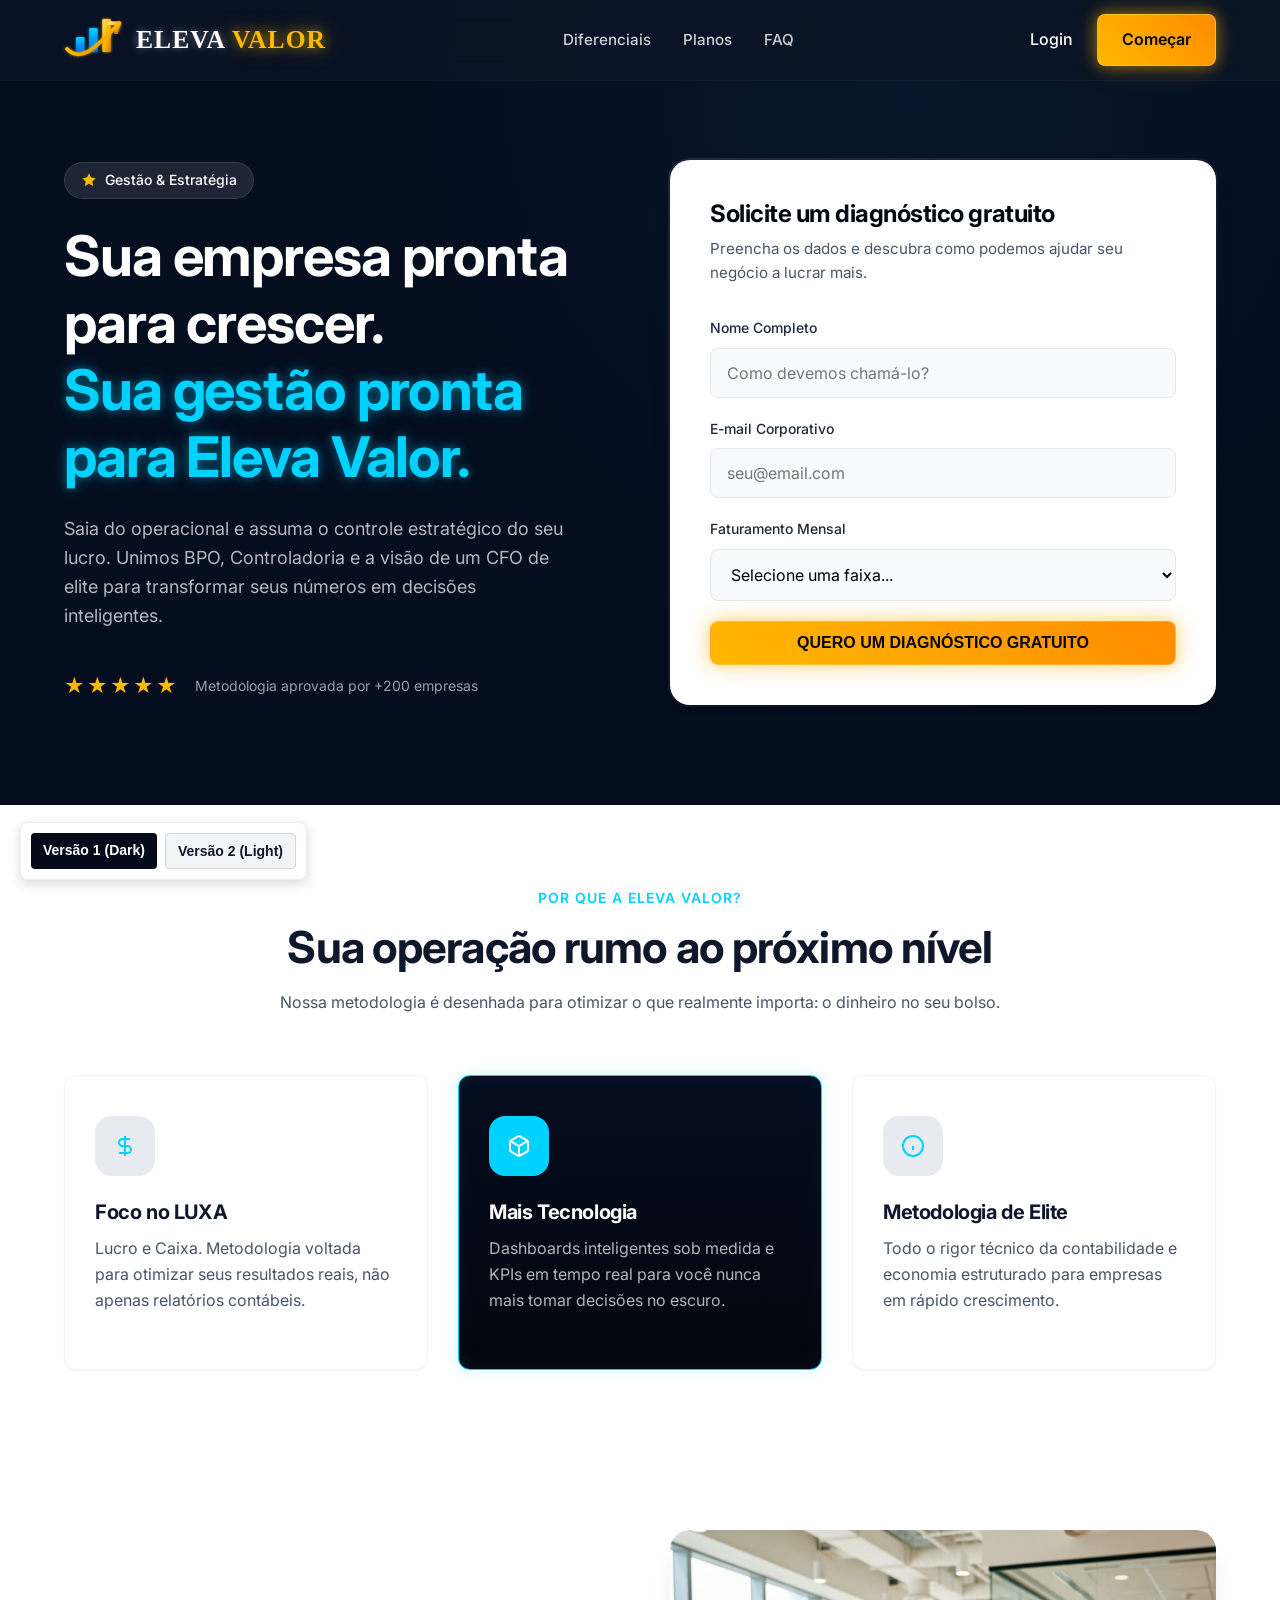
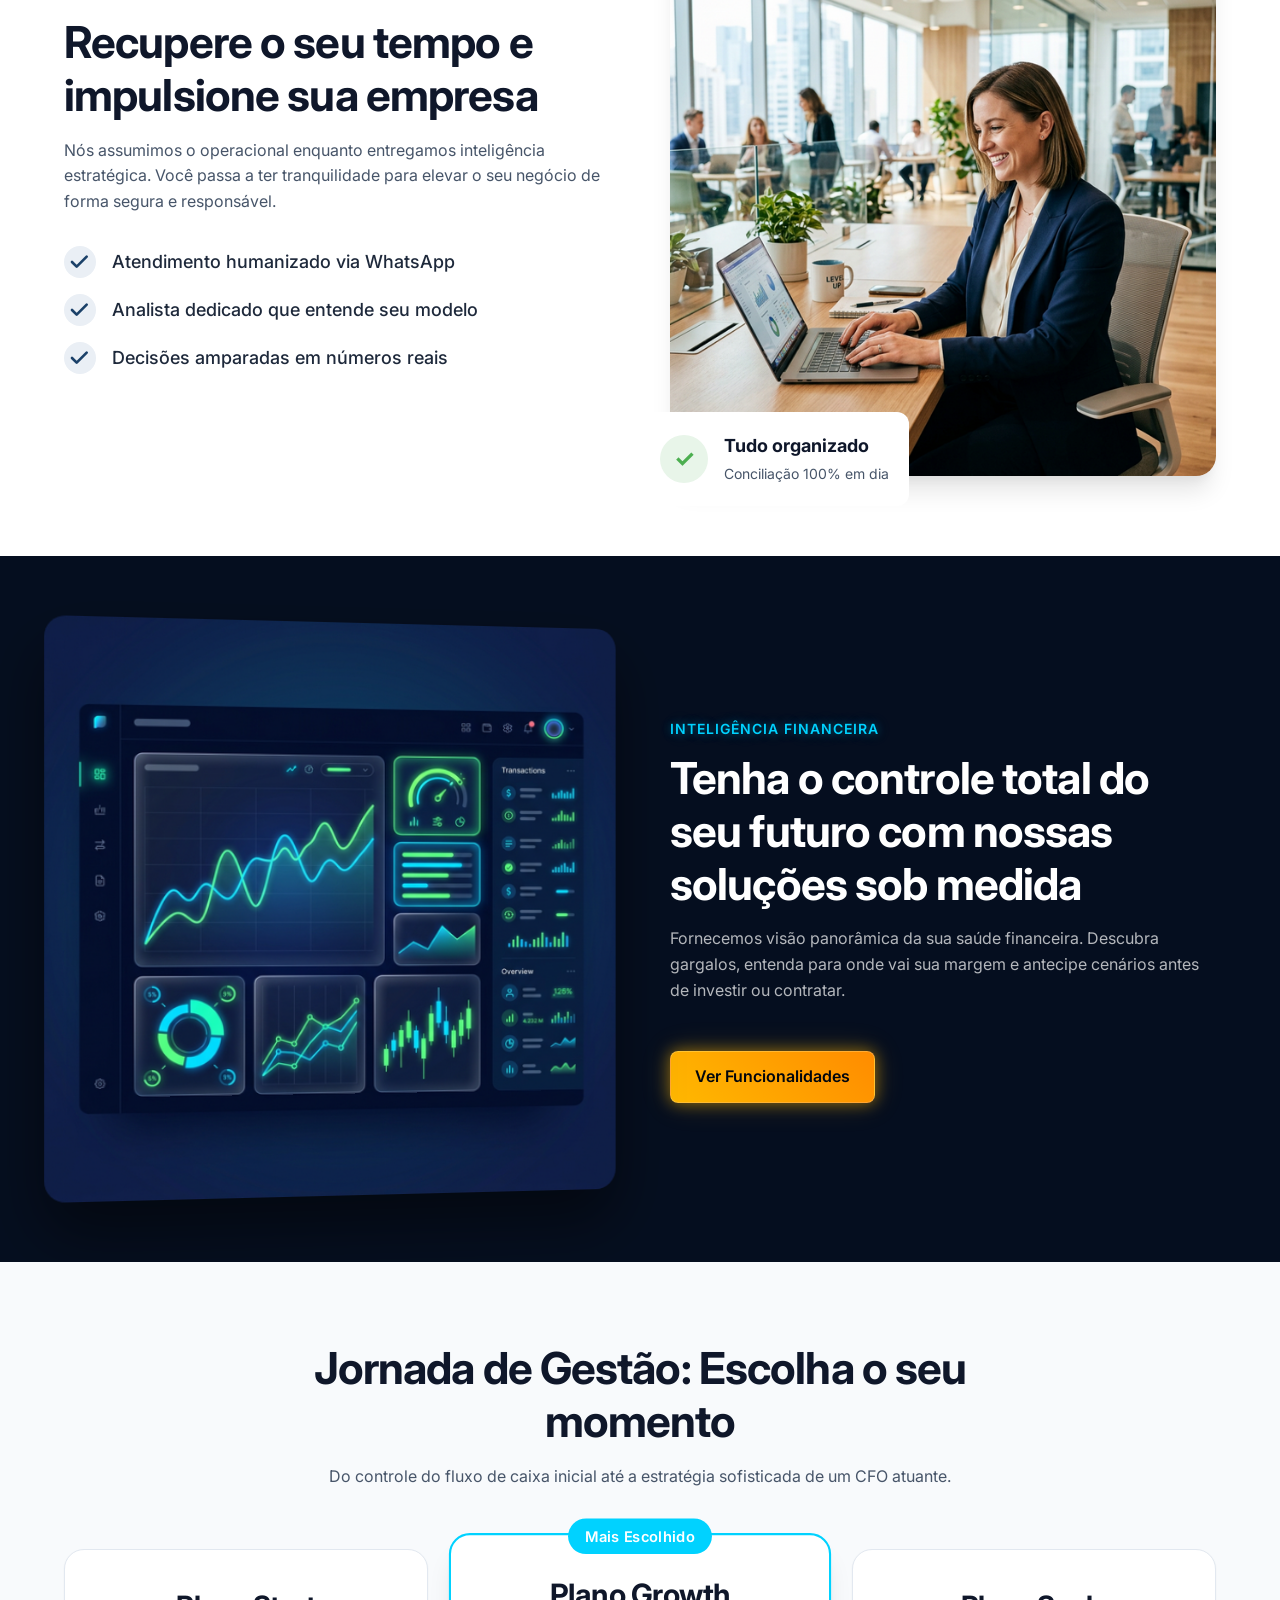
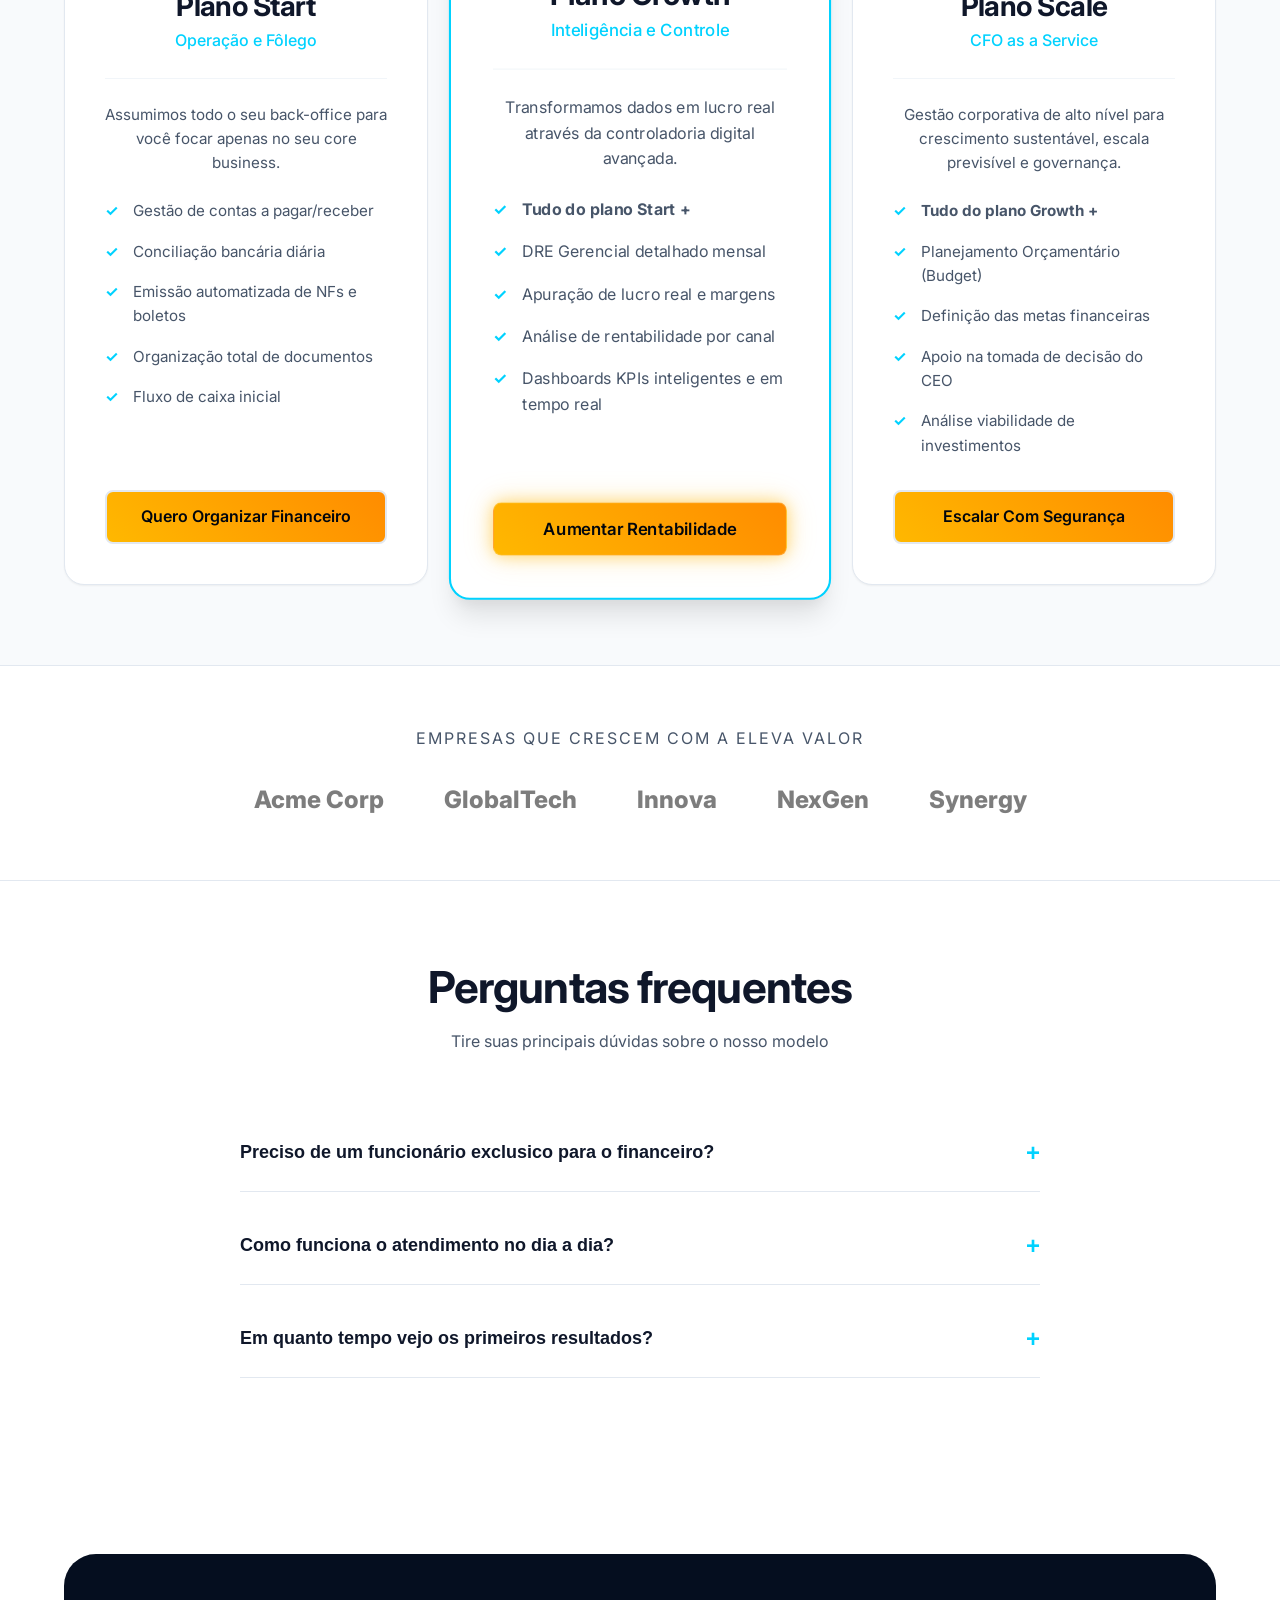
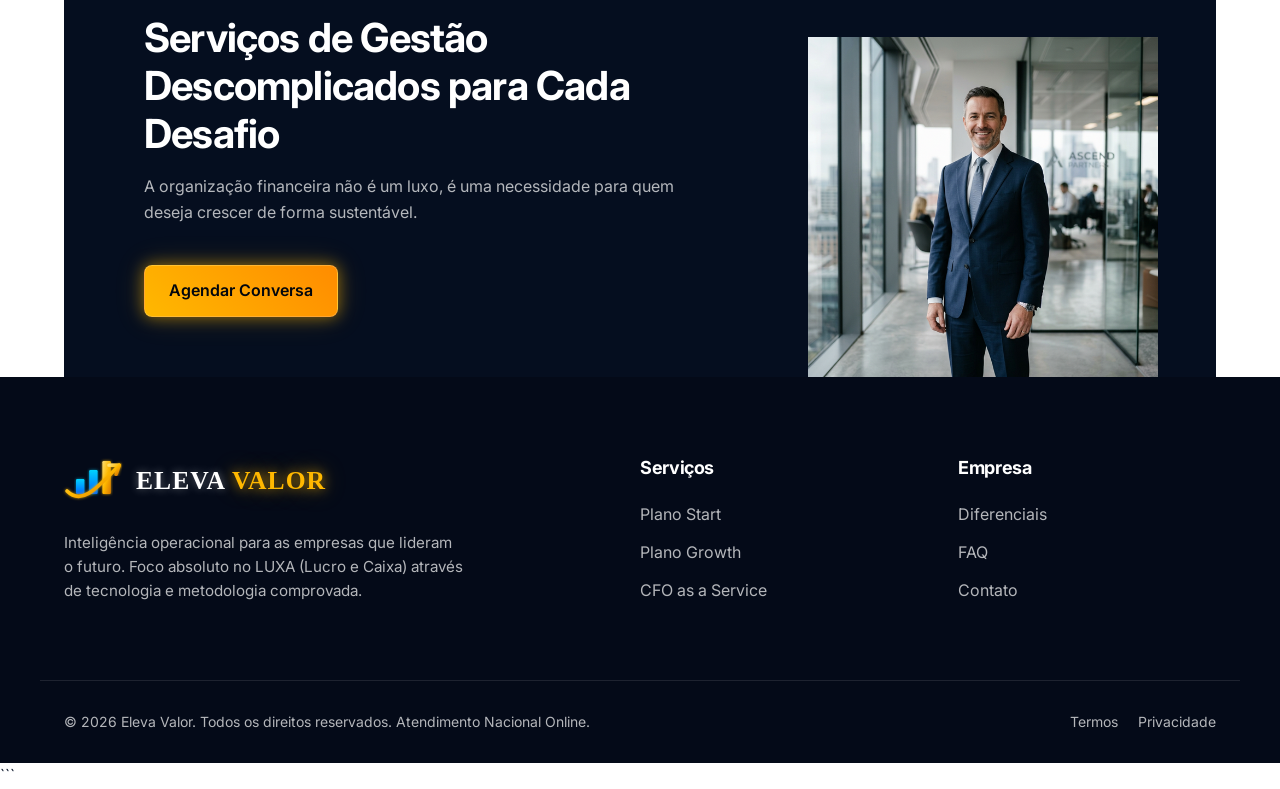
<file: index.html>
<!DOCTYPE html>
<html lang="pt-BR">
<head>
    <meta charset="UTF-8">
    <meta name="viewport" content="width=device-width, initial-scale=1.0">
    <title>Sua gestão pronta para a Eleva Valor</title>
    <meta name="description" content="Saia do operacional e assuma o controle estratégico do seu lucro. BPO, Controladoria e CFO de elite.">
    <link rel="preconnect" href="https://fonts.googleapis.com">
    <link rel="preconnect" href="https://fonts.gstatic.com" crossorigin>
    <link href="https://fonts.googleapis.com/css2?family=Inter:wght@300;400;500;600;700;800&display=swap" rel="stylesheet">
    <link rel="stylesheet" href="style.css">
</head>
<body>

    <!-- ======== HEADER ======== -->
    <header class="navbar">
        <div class="container navbar-container">
            <a href="#" class="logo">
                <svg width="60" height="50" viewBox="0 0 100 80" fill="none" xmlns="http://www.w3.org/2000/svg" style="overflow: visible;">
                    <defs>
                        <linearGradient id="goldGrad" x1="0%" y1="0%" x2="100%" y2="100%">
                            <stop offset="0%" stop-color="#FFDF70" />
                            <stop offset="50%" stop-color="#FFB800" />
                            <stop offset="100%" stop-color="#D97700" />
                        </linearGradient>
                        <linearGradient id="blueGrad" x1="0%" y1="0%" x2="0%" y2="100%">
                            <stop offset="0%" stop-color="#00D2FF" />
                            <stop offset="100%" stop-color="#0066FF" />
                        </linearGradient>
                        <filter id="neonGold" x="-20%" y="-20%" width="140%" height="140%">
                            <feDropShadow dx="0" dy="0" stdDeviation="3" flood-color="#FFB800" flood-opacity="0.8"/>
                        </filter>
                        <filter id="neonBlue" x="-20%" y="-20%" width="140%" height="140%">
                            <feDropShadow dx="0" dy="0" stdDeviation="3" flood-color="#00D2FF" flood-opacity="0.6"/>
                        </filter>
                    </defs>
                    <!-- Bars -->
                    <rect x="20" y="35" width="14" height="25" rx="2" fill="url(#blueGrad)" filter="url(#neonBlue)" />
                    <rect x="42" y="20" width="14" height="40" rx="2" fill="url(#blueGrad)" filter="url(#neonBlue)" />
                    <rect x="64" y="5" width="14" height="55" rx="2" fill="url(#goldGrad)" filter="url(#neonGold)" />
                    
                    <!-- Swoop -->
                    <path d="M 5 55 C 30 80, 55 50, 92 12" stroke="url(#goldGrad)" stroke-width="6" stroke-linecap="round" fill="none" filter="url(#neonGold)"/>
                    <path d="M 75 12 L 92 12 L 87 27" stroke="url(#goldGrad)" stroke-width="6" stroke-linecap="round" stroke-linejoin="round" fill="none" filter="url(#neonGold)"/>
                </svg>
                <div class="logo-text">
                    <div class="logo-text-words">
                        <span class="eleva">ELEVA</span> <span class="valor">VALOR</span>
                    </div>
                </div>
            </a>
            <nav class="nav-links">
                <a href="#diferenciais">Diferenciais</a>
                <a href="#planos">Planos</a>
                <a href="#faq">FAQ</a>
            </nav>
            <div class="nav-actions">
                <a href="#" class="login-link">Login</a>
                <a href="#contato" class="btn btn-primary">Começar</a>
            </div>
            
            <button class="menu-mobile" aria-label="Abrir menu">
                <svg width="24" height="24" viewBox="0 0 24 24" fill="none" stroke="currentColor" stroke-width="2">
                    <path d="M3 12h18M3 6h18M3 18h18"/>
                </svg>
            </button>
        </div>
    </header>

    <!-- ======== HERO SECTION ======== -->
    <section class="hero dark-section">
        <div class="hero-bg-shapes"></div>
        <div class="container hero-container">
            <div class="hero-content">
                <div class="hero-badge">
                    <svg width="16" height="16" viewBox="0 0 24 24" fill="#FFB800" xmlns="http://www.w3.org/2000/svg"><path d="M12 2L15.09 8.26L22 9.27L17 14.14L18.18 21.02L12 17.77L5.82 21.02L7 14.14L2 9.27L8.91 8.26L12 2Z"/></svg>
                    Gestão & Estratégia
                </div>
                <h1>Sua empresa pronta para crescer. <br><span class="highlight">Sua gestão pronta para Eleva Valor.</span></h1>
                <p>Saia do operacional e assuma o controle estratégico do seu lucro. Unimos BPO, Controladoria e a visão de um CFO de elite para transformar seus números em decisões inteligentes.</p>
                
                <div class="trust-stars">
                    <div class="stars">★★★★★</div>
                    <p>Metodologia aprovada por +200 empresas</p>
                </div>
            </div>
            
            <div class="hero-form-wrapper" id="contato">
                <div class="glass-card lead-form-card">
                    <h3>Solicite um diagnóstico gratuito</h3>
                    <p>Preencha os dados e descubra como podemos ajudar seu negócio a lucrar mais.</p>
                    <form class="lead-form">
                        <div class="form-group">
                            <label>Nome Completo</label>
                            <input type="text" placeholder="Como devemos chamá-lo?" required>
                        </div>
                        <div class="form-group">
                            <label>E-mail Corporativo</label>
                            <input type="email" placeholder="seu@email.com" required>
                        </div>
                        <div class="form-group">
                            <label>Faturamento Mensal</label>
                            <div class="select-wrapper">
                                <select required>
                                    <option value="" disabled selected>Selecione uma faixa...</option>
                                    <option value="ate-50k">Até R$ 50.000</option>
                                    <option value="50k-200k">De R$ 50.001 a R$ 200.000</option>
                                    <option value="mais-200k">Acima de R$ 200.000</option>
                                </select>
                            </div>
                        </div>
                        <button type="submit" class="btn btn-primary btn-full">QUERO UM DIAGNÓSTICO GRATUITO</button>
                    </form>
                </div>
            </div>
        </div>
    </section>

    <!-- ======== DIFFERENTIALS SECTION ======== -->
    <section id="diferenciais" class="section section-light features-section">
        <div class="container">
            <div class="section-header text-center">
                <span class="subheading">Por que a Eleva Valor?</span>
                <h2>Sua operação rumo ao próximo nível</h2>
                <p>Nossa metodologia é desenhada para otimizar o que realmente importa: o dinheiro no seu bolso.</p>
            </div>
            
            <div class="features-grid">
                <!-- Card 1 -->
                <div class="feature-card">
                    <div class="icon-box">
                        <svg width="24" height="24" viewBox="0 0 24 24" fill="none" stroke="currentColor" stroke-width="2"><path d="M12 2v20M17 5H9.5a3.5 3.5 0 0 0 0 7h5a3.5 3.5 0 0 1 0 7H6"/></svg>
                    </div>
                    <h4>Foco no LUXA</h4>
                    <p>Lucro e Caixa. Metodologia voltada para otimizar seus resultados reais, não apenas relatórios contábeis.</p>
                </div>
                <!-- Card 2 -->
                <div class="feature-card highlighted">
                    <div class="icon-box">
                        <svg width="24" height="24" viewBox="0 0 24 24" fill="none" stroke="currentColor" stroke-width="2"><path d="M21 16V8a2 2 0 0 0-1-1.73l-7-4a2 2 0 0 0-2 0l-7 4A2 2 0 0 0 3 8v8a2 2 0 0 0 1 1.73l7 4a2 2 0 0 0 2 0l7-4A2 2 0 0 0 21 16z"/><polyline points="3.27 6.96 12 12.01 20.73 6.96"/><line x1="12" y1="22.08" x2="12" y2="12"/></svg>
                    </div>
                    <h4>Mais Tecnologia</h4>
                    <p>Dashboards inteligentes sob medida e KPIs em tempo real para você nunca mais tomar decisões no escuro.</p>
                </div>
                <!-- Card 3 -->
                <div class="feature-card">
                    <div class="icon-box">
                        <svg width="24" height="24" viewBox="0 0 24 24" fill="none" stroke="currentColor" stroke-width="2"><circle cx="12" cy="12" r="10"/><path d="M12 16v-4M12 8h.01"/></svg>
                    </div>
                    <h4>Metodologia de Elite</h4>
                    <p>Todo o rigor técnico da contabilidade e economia estruturado para empresas em rápido crescimento.</p>
                </div>
            </div>
        </div>
    </section>

    <!-- ======== CONTENT WITH IMAGE ======== -->
    <section class="section section-mixed">
        <div class="container split-container">
            <div class="split-content">
                <h2>Recupere o seu tempo e impulsione sua empresa</h2>
                <p>Nós assumimos o operacional enquanto entregamos inteligência estratégica. Você passa a ter tranquilidade para elevar o seu negócio de forma segura e responsável.</p>
                
                <ul class="check-list">
                    <li>
                        <svg viewBox="0 0 24 24" fill="none"><circle cx="12" cy="12" r="12" fill="#eaeff5"/><path d="M17 8l-7.5 7.5L6 12" stroke="#1b4169" stroke-width="2" stroke-linecap="round" stroke-linejoin="round"/></svg>
                        Atendimento humanizado via WhatsApp
                    </li>
                    <li>
                        <svg viewBox="0 0 24 24" fill="none"><circle cx="12" cy="12" r="12" fill="#eaeff5"/><path d="M17 8l-7.5 7.5L6 12" stroke="#1b4169" stroke-width="2" stroke-linecap="round" stroke-linejoin="round"/></svg>
                        Analista dedicado que entende seu modelo
                    </li>
                    <li>
                        <svg viewBox="0 0 24 24" fill="none"><circle cx="12" cy="12" r="12" fill="#eaeff5"/><path d="M17 8l-7.5 7.5L6 12" stroke="#1b4169" stroke-width="2" stroke-linecap="round" stroke-linejoin="round"/></svg>
                        Decisões amparadas em números reais
                    </li>
                </ul>
            </div>
            <div class="split-image">
                <div class="image-wrapper">
                    <img src="assets/woman_laptop.png" alt="Profissional com laptop">
                    <div class="floating-badge shadow-lg">
                        <div class="badge-icon">✓</div>
                        <div>
                            <strong>Tudo organizado</strong>
                            <span>Conciliação 100% em dia</span>
                        </div>
                    </div>
                </div>
            </div>
        </div>
    </section>

    <!-- ======== DASHBOARD PREVIEW ======== -->
    <section class="section dark-section feature-dashboard">
        <div class="container split-container reverse">
            <div class="split-content">
                <span class="subheading highlight">Inteligência Financeira</span>
                <h2>Tenha o controle total do seu futuro com nossas soluções sob medida</h2>
                <p>Fornecemos visão panorâmica da sua saúde financeira. Descubra gargalos, entenda para onde vai sua margem e antecipe cenários antes de investir ou contratar.</p>
                <a href="#contato" class="btn btn-primary mt-4">Ver Funcionalidades</a>
            </div>
            <div class="split-image">
                <img src="assets/dashboard.png" alt="Dashboard Eleva Valor" class="img-dashboard">
            </div>
        </div>
    </section>

    <!-- ======== PLANS SECTION ======== -->
    <section id="planos" class="section section-light bg-gray plans-section">
        <div class="container">
            <div class="section-header text-center m-auto max-w-md">
                <h2>Jornada de Gestão: Escolha o seu momento</h2>
                <p>Do controle do fluxo de caixa inicial até a estratégia sofisticada de um CFO atuante.</p>
            </div>
            
            <div class="pricing-cards">
                <!-- START -->
                <div class="pricing-card">
                    <div class="card-header">
                        <h3>Plano Start</h3>
                        <span>Operação e Fôlego</span>
                    </div>
                    <div class="card-body">
                        <p class="plan-desc">Assumimos todo o seu back-office para você focar apenas no seu core business.</p>
                        <ul class="plan-features">
                            <li>Gestão de contas a pagar/receber</li>
                            <li>Conciliação bancária diária</li>
                            <li>Emissão automatizada de NFs e boletos</li>
                            <li>Organização total de documentos</li>
                            <li>Fluxo de caixa inicial</li>
                        </ul>
                    </div>
                    <div class="card-footer">
                        <a href="#contato" class="btn btn-primary btn-outline btn-full">Quero Organizar Financeiro</a>
                    </div>
                </div>

                <!-- GROWTH -->
                <div class="pricing-card popular">
                    <div class="popular-badge">Mais Escolhido</div>
                    <div class="card-header">
                        <h3>Plano Growth</h3>
                        <span>Inteligência e Controle</span>
                    </div>
                    <div class="card-body">
                        <p class="plan-desc">Transformamos dados em lucro real através da controladoria digital avançada.</p>
                        <ul class="plan-features">
                            <li><strong>Tudo do plano Start +</strong></li>
                            <li>DRE Gerencial detalhado mensal</li>
                            <li>Apuração de lucro real e margens</li>
                            <li>Análise de rentabilidade por canal</li>
                            <li>Dashboards KPIs inteligentes e em tempo real</li>
                        </ul>
                    </div>
                    <div class="card-footer">
                        <a href="#contato" class="btn btn-primary btn-full">Aumentar Rentabilidade</a>
                    </div>
                </div>

                <!-- SCALE -->
                <div class="pricing-card">
                    <div class="card-header">
                        <h3>Plano Scale</h3>
                        <span>CFO as a Service</span>
                    </div>
                    <div class="card-body">
                        <p class="plan-desc">Gestão corporativa de alto nível para crescimento sustentável, escala previsível e governança.</p>
                        <ul class="plan-features">
                            <li><strong>Tudo do plano Growth +</strong></li>
                            <li>Planejamento Orçamentário (Budget)</li>
                            <li>Definição das metas financeiras</li>
                            <li>Apoio na tomada de decisão do CEO</li>
                            <li>Análise viabilidade de investimentos</li>
                        </ul>
                    </div>
                    <div class="card-footer">
                        <a href="#contato" class="btn btn-primary btn-outline btn-full">Escalar Com Segurança</a>
                    </div>
                </div>
            </div>
        </div>
    </section>

    <!-- ======== LOGOS / TRUST ======== -->
    <div class="clients-section">
        <div class="container text-center">
            <p class="text-sm font-semibold text-gray">EMPRESAS QUE CRESCEM COM A ELEVA VALOR</p>
            <div class="logos-flex">
                <span class="logo-placeholder">Acme Corp</span>
                <span class="logo-placeholder">GlobalTech</span>
                <span class="logo-placeholder">Innova</span>
                <span class="logo-placeholder">NexGen</span>
                <span class="logo-placeholder">Synergy</span>
            </div>
        </div>
    </div>

    <!-- ======== FAQ ======== -->
    <section id="faq" class="section section-light faq-section">
        <div class="container">
            <div class="section-header text-center">
                <h2>Perguntas frequentes</h2>
                <p>Tire suas principais dúvidas sobre o nosso modelo</p>
            </div>
            
            <div class="faq-accordion">
                <div class="faq-item">
                    <button class="faq-header">Preciso de um funcionário exclusico para o financeiro? <span class="icon">+</span></button>
                    <div class="faq-content">
                        <p>Não. A Eleva Valor assume toda a operação e as análises, permitindo que você invista o valor e o seu tempo em outras áreas da empresa. Somos a expansão do seu time.</p>
                    </div>
                </div>
                
                <div class="faq-item">
                    <button class="faq-header">Como funciona o atendimento no dia a dia? <span class="icon">+</span></button>
                    <div class="faq-content">
                        <p>Totalmente digital e humanizado. Você terá um analista dedicado, acessível via WhatsApp, que entenderá a fundo o modelo da sua empresa e cuidará da sua rotina.</p>
                    </div>
                </div>
                
                <div class="faq-item">
                    <button class="faq-header">Em quanto tempo vejo os primeiros resultados? <span class="icon">+</span></button>
                    <div class="faq-content">
                        <p>Logo de imediato implementamos o sistema. Entre 5 a 10 dias úteis o seu financeiro estrutural já estará funcionando nas nossas mãos, e em um mês teremos os primeiros fechamentos com indicadores reais.</p>
                    </div>
                </div>
            </div>
        </div>
    </section>

    <!-- ======== CTA FOOTER ======== -->
    <section class="section cta-banner-section">
        <div class="container">
            <div class="cta-banner dark-section">
                <div class="cta-banner-content">
                    <h2>Serviços de Gestão Descomplicados para Cada Desafio</h2>
                    <p>A organização financeira não é um luxo, é uma necessidade para quem deseja crescer de forma sustentável.</p>
                    <a href="#contato" class="btn btn-primary mt-3">Agendar Conversa</a>
                </div>
                <div class="cta-banner-image">
                    <img src="assets/man_smiling.png" alt="Especialista Eleva Valor">
                </div>
            </div>
        </div>
    </section>

    <!-- ======== FOOTER ======== -->
    <footer class="footer dark-section">
        <div class="container footer-container">
            <div class="footer-brand">
                <a href="#" class="logo">
                    <svg width="60" height="50" viewBox="0 0 100 80" fill="none" xmlns="http://www.w3.org/2000/svg" style="overflow: visible;">
                        <defs>
                            <linearGradient id="goldGradFt" x1="0%" y1="0%" x2="100%" y2="100%">
                                <stop offset="0%" stop-color="#FFDF70" />
                                <stop offset="50%" stop-color="#FFB800" />
                                <stop offset="100%" stop-color="#D97700" />
                            </linearGradient>
                            <linearGradient id="blueGradFt" x1="0%" y1="0%" x2="0%" y2="100%">
                                <stop offset="0%" stop-color="#00D2FF" />
                                <stop offset="100%" stop-color="#0066FF" />
                            </linearGradient>
                            <filter id="neonGoldFt" x="-20%" y="-20%" width="140%" height="140%">
                                <feDropShadow dx="0" dy="0" stdDeviation="3" flood-color="#FFB800" flood-opacity="0.8"/>
                            </filter>
                            <filter id="neonBlueFt" x="-20%" y="-20%" width="140%" height="140%">
                                <feDropShadow dx="0" dy="0" stdDeviation="3" flood-color="#00D2FF" flood-opacity="0.6"/>
                            </filter>
                        </defs>
                        <!-- Bars -->
                        <rect x="20" y="35" width="14" height="25" rx="2" fill="url(#blueGradFt)" filter="url(#neonBlueFt)" />
                        <rect x="42" y="20" width="14" height="40" rx="2" fill="url(#blueGradFt)" filter="url(#neonBlueFt)" />
                        <rect x="64" y="5" width="14" height="55" rx="2" fill="url(#goldGradFt)" filter="url(#neonGoldFt)" />
                        
                        <!-- Swoop -->
                        <path d="M 5 55 C 30 80, 55 50, 92 12" stroke="url(#goldGradFt)" stroke-width="6" stroke-linecap="round" fill="none" filter="url(#neonGoldFt)"/>
                        <path d="M 75 12 L 92 12 L 87 27" stroke="url(#goldGradFt)" stroke-width="6" stroke-linecap="round" stroke-linejoin="round" fill="none" filter="url(#neonGoldFt)"/>
                    </svg>
                    <div class="logo-text">
                        <div class="logo-text-words">
                            <span class="eleva">ELEVA</span> <span class="valor">VALOR</span>
                        </div>
                    </div>
                </a>
                <p>Inteligência operacional para as empresas que lideram o futuro. Foco absoluto no LUXA (Lucro e Caixa) através de tecnologia e metodologia comprovada.</p>
            </div>
            
            <div class="footer-links-group">
                <h4>Serviços</h4>
                <a href="#planos">Plano Start</a>
                <a href="#planos">Plano Growth</a>
                <a href="#planos">CFO as a Service</a>
            </div>
            
            <div class="footer-links-group">
                <h4>Empresa</h4>
                <a href="#diferenciais">Diferenciais</a>
                <a href="#faq">FAQ</a>
                <a href="#">Contato</a>
            </div>
        </div>
        
        <div class="footer-bottom container">
            <p>&copy; 2026 Eleva Valor. Todos os direitos reservados. Atendimento Nacional Online.</p>
            <div class="social-links">
                <a href="#">Termos</a>
                <a href="#">Privacidade</a>
            </div>
        </div>
    </footer>

    <!-- VERSION TOGGLE -->
    <div style="position: fixed; bottom: 20px; left: 20px; z-index: 9999; background: white; padding: 10px; border-radius: 8px; box-shadow: 0 4px 12px rgba(0,0,0,0.15); font-family: sans-serif; border: 1px solid #eee; display: flex; gap: 8px;">
        <a href="index.html" style="padding: 6px 12px; background: #040A18; color: white; text-decoration: none; border-radius: 4px; font-weight: bold; font-size: 14px;">Versão 1 (Dark)</a>
        <a href="v2/" style="padding: 6px 12px; background: #f3f4f6; color: #111827; text-decoration: none; border-radius: 4px; font-weight: bold; font-size: 14px; border: 1px solid #d1d5db;">Versão 2 (Light)</a>
    </div>

    <script src="script.js"></script>
</body>
</html>
```
</file>
<file: style.css>
/* ========= BASE STYLES & VARIABLES ========= */
:root {
    --navy-900: #02060d;
    --navy-800: #050e1f;
    --navy-700: #0a1a36;
    --blue-500: #00d2ff;
    --blue-600: #0088ff;
    --yellow-500: #ffb800;
    --yellow-600: #ff8c00;
    --gray-50: #F8FAFC;
    --gray-100: #F1F5F9;
    --gray-200: #E2E8F0;
    --gray-600: #475569;
    --gray-800: #1E293B;
    --gray-900: #0F172A;
    --white: #FFFFFF;
    
    --font-main: 'Inter', -apple-system, BlinkMacSystemFont, "Segoe UI", Roboto, sans-serif;
    
    --radius-sm: 8px;
    --radius-md: 12px;
    --radius-lg: 20px;
    --radius-xl: 32px;
    
    --shadow-sm: 0 1px 2px 0 rgba(0, 0, 0, 0.05);
    --shadow-md: 0 4px 6px -1px rgba(0, 0, 0, 0.1), 0 2px 4px -1px rgba(0, 0, 0, 0.06);
    --shadow-lg: 0 10px 15px -3px rgba(0, 0, 0, 0.1), 0 4px 6px -2px rgba(0, 0, 0, 0.05);
    --shadow-xl: 0 20px 25px -5px rgba(0, 0, 0, 0.1), 0 10px 10px -5px rgba(0, 0, 0, 0.04);
}

* {
    margin: 0;
    padding: 0;
    box-sizing: border-box;
}

html {
    scroll-behavior: smooth;
    font-size: 16px;
}

body {
    font-family: var(--font-main);
    color: var(--gray-800);
    background-color: var(--white);
    line-height: 1.6;
    overflow-x: hidden;
}

a {
    text-decoration: none;
    color: inherit;
    transition: all 0.3s ease;
}

ul {
    list-style: none;
}

img {
    max-width: 100%;
    height: auto;
    display: block;
}

.container {
    width: 100%;
    max-width: 1200px;
    margin: 0 auto;
    padding: 0 24px;
}

.text-center { text-align: center; }
.mt-3 { margin-top: 1.5rem; }
.mt-4 { margin-top: 2rem; }
.m-auto { margin: 0 auto; }
.max-w-md { max-width: 768px; }

/* Typography */
h1, h2, h3, h4, h5 {
    font-weight: 700;
    line-height: 1.2;
    margin-bottom: 1rem;
    color: var(--gray-900);
    letter-spacing: -0.02em;
}

h1 {
    font-size: clamp(2.5rem, 5vw, 4rem);
}

h2 {
    font-size: clamp(2rem, 3.5vw, 2.75rem);
}

h3 {
    font-size: 1.5rem;
}

p {
    color: var(--gray-600);
    margin-bottom: 1rem;
}

.highlight {
    color: var(--blue-500);
    text-shadow: 0 0 10px rgba(0, 210, 255, 0.4), 0 0 20px rgba(0, 210, 255, 0.2);
}

/* Sections */
.section {
    padding: 80px 0;
}

.dark-section {
    background-color: var(--navy-800);
    color: var(--white);
}

.dark-section h1, .dark-section h2, .dark-section h3, .dark-section h4 {
    color: var(--white);
}

.dark-section p {
    color: rgba(255, 255, 255, 0.7);
}

.section-light {
    background-color: var(--white);
}

.bg-gray {
    background-color: var(--gray-50);
}

.section-header {
    margin-bottom: 60px;
}

.subheading {
    display: inline-block;
    color: var(--blue-500);
    font-weight: 600;
    text-transform: uppercase;
    letter-spacing: 1px;
    font-size: 0.875rem;
    margin-bottom: 12px;
}

/* Buttons */
.btn {
    display: inline-flex;
    align-items: center;
    justify-content: center;
    padding: 12px 24px;
    border-radius: var(--radius-sm);
    font-weight: 600;
    font-size: 1rem;
    cursor: pointer;
    transition: all 0.3s cubic-bezier(0.4, 0, 0.2, 1);
    border: none;
    outline: none;
}

.btn-primary {
    background: linear-gradient(45deg, var(--yellow-500), var(--yellow-600));
    color: var(--navy-900);
    box-shadow: 0 0 15px rgba(255, 184, 0, 0.5), 0 0 30px rgba(255, 184, 0, 0.2);
    border: 1px solid rgba(255, 255, 255, 0.2);
}

.btn-primary:hover {
    background: linear-gradient(45deg, var(--yellow-600), var(--yellow-500));
    transform: translateY(-2px);
    box-shadow: 0 0 25px rgba(255, 184, 0, 0.8), 0 0 50px rgba(255, 184, 0, 0.4);
    border-color: rgba(255, 255, 255, 0.5);
}

.btn-outline {
    background-color: transparent;
    border: 2px solid var(--gray-200);
    color: var(--navy-900);
    box-shadow: none;
}

.btn-outline:hover {
    border-color: var(--yellow-500);
    background-color: var(--yellow-500);
    color: var(--navy-900);
}

.btn-full {
    width: 100%;
}

/* ======== NAVBAR ======== */
.navbar {
    position: fixed;
    top: 0;
    left: 0;
    width: 100%;
    z-index: 1000;
    background: rgba(11, 20, 38, 0.8);
    backdrop-filter: blur(12px);
    border-bottom: 1px solid rgba(255,255,255,0.05);
    transition: all 0.3s ease;
}

.navbar.scrolled {
    background: rgba(4, 10, 24, 0.95);
    box-shadow: var(--shadow-md);
    padding: 10px 0;
}

.navbar-container {
    display: flex;
    justify-content: space-between;
    align-items: center;
    height: 80px;
}

.logo {
    display: flex;
    align-items: center;
    gap: 12px;
    font-size: 1.5rem;
    font-weight: 700;
    color: var(--white);
    text-decoration: none;
}

.logo-text {
    display: flex;
    flex-direction: column;
}

.logo-text-words {
    display: flex;
    gap: 6px;
    font-family: Georgia, 'Times New Roman', Times, serif;
    font-weight: 700;
    font-size: 1.6rem;
    letter-spacing: 1px;
}

.logo-text-words .eleva {
    color: var(--white);
    text-shadow: 0 0 8px rgba(255,255,255,0.4);
}

.logo-text-words .valor {
    color: var(--yellow-500);
    text-shadow: 0 0 12px rgba(255, 184, 0, 0.7), 0 0 24px rgba(255, 184, 0, 0.4);
}

.logo-underline {
    height: 1px;
    width: 100%;
    margin-top: 2px;
    background: linear-gradient(90deg, transparent 0%, var(--yellow-500) 20%, var(--yellow-500) 80%, transparent 100%);
    box-shadow: 0 0 8px rgba(255, 184, 0, 0.8);
}

.nav-links {
    display: flex;
    gap: 32px;
}

.nav-links a {
    color: rgba(255, 255, 255, 0.8);
    font-weight: 500;
    font-size: 0.95rem;
}

.nav-links a:hover {
    color: var(--white);
}

.nav-actions {
    display: flex;
    align-items: center;
    gap: 24px;
}

.login-link {
    color: var(--white);
    font-weight: 500;
}

.login-link:hover {
    color: var(--yellow-500);
}

.menu-mobile {
    display: none;
    background: transparent;
    border: none;
    color: var(--white);
    cursor: pointer;
}

/* ======== HERO ======== */
.hero {
    position: relative;
    padding-top: 160px;
    padding-bottom: 100px;
    overflow: hidden;
}

.hero-bg-shapes {
    position: absolute;
    top: -50%;
    right: -10%;
    width: 1000px;
    height: 1000px;
    background: radial-gradient(circle, rgba(27, 65, 105, 0.15) 0%, rgba(6, 17, 37, 0) 70%);
    border-radius: 50%;
    z-index: 0;
}

.hero-container {
    position: relative;
    z-index: 1;
    display: grid;
    grid-template-columns: 1fr 1fr;
    gap: 60px;
    align-items: center;
}

.hero-badge {
    display: inline-flex;
    align-items: center;
    gap: 8px;
    background: rgba(255, 255, 255, 0.1);
    border: 1px solid rgba(255, 255, 255, 0.1);
    padding: 6px 16px;
    border-radius: 100px;
    font-size: 0.875rem;
    font-weight: 500;
    margin-bottom: 24px;
}

.hero-content h1 {
    font-size: 3.5rem;
    margin-bottom: 24px;
}

.hero-content p {
    font-size: 1.125rem;
    margin-bottom: 40px;
    max-width: 500px;
}

.trust-stars {
    display: flex;
    align-items: center;
    gap: 16px;
}

.trust-stars .stars {
    color: var(--yellow-500);
    font-size: 1.25rem;
    letter-spacing: 2px;
}

.trust-stars p {
    margin: 0;
    font-size: 0.875rem;
    color: rgba(255, 255, 255, 0.6);
}

/* Form Card */
.glass-card {
    background: var(--white);
    border-radius: var(--radius-lg);
    padding: 40px;
    box-shadow: var(--shadow-xl);
    position: relative;
}

.glass-card::before {
    content: '';
    position: absolute;
    inset: -2px;
    background: linear-gradient(135deg, rgba(255,255,255,0.1), rgba(255,255,255,0));
    border-radius: calc(var(--radius-lg) + 2px);
    z-index: -1;
}

.lead-form-card h3 {
    color: var(--navy-900);
    margin-bottom: 8px;
}

.lead-form-card p {
    color: var(--gray-600);
    font-size: 0.95rem;
    margin-bottom: 32px;
}

.form-group {
    margin-bottom: 20px;
}

.form-group label {
    display: block;
    font-size: 0.875rem;
    font-weight: 500;
    color: var(--gray-800);
    margin-bottom: 8px;
}

.form-group input, .form-group select {
    width: 100%;
    padding: 14px 16px;
    border: 1px solid var(--gray-200);
    border-radius: var(--radius-sm);
    font-family: inherit;
    font-size: 1rem;
    transition: all 0.2s;
    background-color: var(--gray-50);
}

.form-group input:focus, .form-group select:focus {
    outline: none;
    border-color: var(--blue-500);
    background-color: var(--white);
    box-shadow: 0 0 0 3px rgba(27, 65, 105, 0.1);
}

/* ======== DIFFERENTIALS ======== */
.features-grid {
    display: grid;
    grid-template-columns: repeat(3, 1fr);
    gap: 30px;
    margin-top: 50px;
}

.feature-card {
    background: var(--white);
    border: 1px solid var(--gray-100);
    border-radius: var(--radius-md);
    padding: 40px 30px;
    transition: all 0.3s ease;
    box-shadow: var(--shadow-sm);
}

.feature-card:hover {
    transform: translateY(-5px);
    box-shadow: 0 0 20px rgba(0, 210, 255, 0.15);
}

.feature-card.highlighted {
    background: linear-gradient(to bottom, var(--navy-800), var(--navy-900));
    color: var(--white);
    border: 1px solid var(--blue-500);
    box-shadow: 0 0 15px rgba(0, 210, 255, 0.2), inset 0 0 20px rgba(0, 210, 255, 0.05);
}

.feature-card.highlighted p {
    color: rgba(255,255,255,0.7);
}

.feature-card.highlighted h4 {
    color: var(--white);
}

.icon-box {
    width: 60px;
    height: 60px;
    border-radius: 16px;
    background: var(--blue-500);
    color: white;
    display: flex;
    align-items: center;
    justify-content: center;
    margin-bottom: 24px;
}

.feature-card:not(.highlighted) .icon-box {
    background: rgba(27, 65, 105, 0.1);
    color: var(--blue-500);
}

.feature-card h4 {
    margin-bottom: 12px;
    font-size: 1.25rem;
}

/* ======== SPLIT SECTIONS ======== */
.split-container {
    display: grid;
    grid-template-columns: 1fr 1fr;
    gap: 60px;
    align-items: center;
}

.split-container.reverse .split-content {
    order: 2;
}

.split-container.reverse .split-image {
    order: 1;
}

.check-list {
    margin-top: 32px;
}

.check-list li {
    display: flex;
    align-items: center;
    gap: 16px;
    margin-bottom: 16px;
    font-weight: 500;
    font-size: 1.125rem;
    color: var(--gray-800);
}

.check-list svg {
    width: 32px;
    height: 32px;
    flex-shrink: 0;
}

.image-wrapper {
    position: relative;
    border-radius: var(--radius-lg);
    overflow: visible;
}

.image-wrapper img {
    border-radius: var(--radius-lg);
    box-shadow: var(--shadow-xl);
}

.floating-badge {
    position: absolute;
    bottom: -30px;
    left: -30px;
    background: white;
    padding: 20px;
    border-radius: var(--radius-md);
    display: flex;
    align-items: center;
    gap: 16px;
    z-index: 2;
}

.badge-icon {
    width: 48px;
    height: 48px;
    background: #E8F5E9;
    color: #4CAF50;
    border-radius: 50%;
    display: flex;
    align-items: center;
    justify-content: center;
    font-size: 24px;
    font-weight: bold;
}

.floating-badge strong {
    display: block;
    color: var(--gray-900);
    font-size: 1.125rem;
}

.floating-badge span {
    color: var(--gray-600);
    font-size: 0.875rem;
}

/* Dashboard Section */
.feature-dashboard {
    overflow: hidden;
}

.img-dashboard {
    border-radius: var(--radius-lg);
    box-shadow: 0 30px 60px rgba(0,0,0,0.5);
    transform: perspective(1000px) rotateY(5deg) scale(1.05);
    transition: transform 0.5s;
}

.img-dashboard:hover {
    transform: perspective(1000px) rotateY(0deg) scale(1.05);
}

/* ======== PLANS ======== */
.pricing-cards {
    display: grid;
    grid-template-columns: repeat(3, 1fr);
    gap: 30px;
    margin-top: 60px;
    align-items: flex-start;
}

.pricing-card {
    background: var(--white);
    border-radius: var(--radius-lg);
    padding: 40px;
    box-shadow: var(--shadow-sm);
    border: 1px solid var(--gray-200);
    position: relative;
    transition: all 0.3s;
    display: flex;
    flex-direction: column;
    height: 100%;
}

.pricing-card:hover {
    transform: translateY(-5px);
    box-shadow: var(--shadow-lg);
    border-color: var(--blue-500);
}

.pricing-card.popular {
    transform: scale(1.05);
    box-shadow: var(--shadow-xl);
    border-color: var(--blue-500);
    border-width: 2px;
}

.pricing-card.popular:hover {
    transform: scale(1.05) translateY(-5px);
}

.popular-badge {
    position: absolute;
    top: -16px;
    left: 50%;
    transform: translateX(-50%);
    background: var(--blue-500);
    color: white;
    padding: 6px 16px;
    border-radius: 100px;
    font-size: 0.875rem;
    font-weight: 600;
}

.card-header {
    text-align: center;
    padding-bottom: 24px;
    border-bottom: 1px solid var(--gray-100);
    margin-bottom: 24px;
}

.card-header h3 {
    font-size: 1.75rem;
    margin-bottom: 4px;
}

.card-header span {
    color: var(--blue-500);
    font-weight: 500;
}

.plan-desc {
    font-size: 0.95rem;
    text-align: center;
    margin-bottom: 24px;
    min-height: 48px;
}

.plan-features {
    margin-bottom: 32px;
    flex-grow: 1;
}

.plan-features li {
    position: relative;
    padding-left: 28px;
    margin-bottom: 16px;
    font-size: 0.95rem;
    color: var(--gray-600);
}

.plan-features li::before {
    content: '✓';
    position: absolute;
    left: 0;
    top: 0;
    color: var(--blue-500);
    font-weight: bold;
}

.card-footer {
    margin-top: auto;
}

/* ======== CLIENTS / LOGOS ======== */
.clients-section {
    padding: 60px 0;
    border-top: 1px solid var(--gray-200);
    border-bottom: 1px solid var(--gray-200);
    background: var(--white);
}

.clients-section p {
    margin-bottom: 30px;
    letter-spacing: 2px;
}

.logos-flex {
    display: flex;
    justify-content: center;
    align-items: center;
    flex-wrap: wrap;
    gap: 60px;
    opacity: 0.6;
    filter: grayscale(100%);
}

.logo-placeholder {
    font-size: 1.5rem;
    font-weight: 800;
    color: var(--gray-800);
}

/* ======== FAQ ======== */
.faq-accordion {
    max-width: 800px;
    margin: 0 auto;
}

.faq-item {
    border-bottom: 1px solid var(--gray-200);
    margin-bottom: 16px;
}

.faq-header {
    width: 100%;
    text-align: left;
    background: transparent;
    border: none;
    padding: 24px 0;
    font-size: 1.125rem;
    font-weight: 600;
    color: var(--gray-900);
    cursor: pointer;
    display: flex;
    justify-content: space-between;
    align-items: center;
}

.faq-header .icon {
    font-size: 1.5rem;
    color: var(--blue-500);
    transition: transform 0.3s;
}

.faq-item.active .icon {
    transform: rotate(45deg);
}

.faq-content {
    max-height: 0;
    overflow: hidden;
    transition: max-height 0.3s ease;
}

.faq-content p {
    padding-bottom: 24px;
}

/* ======== CTA BANNER ======== */
.cta-banner-section {
    padding-bottom: 0;
}

.cta-banner {
    border-radius: var(--radius-xl) var(--radius-xl) 0 0;
    padding: 60px 80px;
    display: grid;
    grid-template-columns: 1.5fr 1fr;
    gap: 40px;
    align-items: center;
    position: relative;
    overflow: hidden;
}

.cta-banner-content {
    position: relative;
    z-index: 2;
}

.cta-banner-content h2 {
    font-size: 2.5rem;
    margin-bottom: 16px;
}

.cta-banner-image {
    position: absolute;
    right: 5%;
    bottom: 0;
    width: 350px;
    z-index: 1;
}

.cta-banner-image img {
    margin-bottom: -10px;
}

/* ======== FOOTER ======== */
.footer {
    padding: 80px 0 30px;
    background-color: #040A18; /* Darker than navy-800 for contrast */
}

.footer-container {
    display: grid;
    grid-template-columns: 2fr 1fr 1fr;
    gap: 60px;
    margin-bottom: 60px;
}

.footer-brand p {
    margin-top: 24px;
    max-width: 400px;
    font-size: 0.95rem;
}

.footer-links-group h4 {
    font-size: 1.125rem;
    margin-bottom: 24px;
}

.footer-links-group a {
    display: block;
    color: rgba(255, 255, 255, 0.7);
    margin-bottom: 12px;
}

.footer-links-group a:hover {
    color: var(--white);
    padding-left: 5px;
}

.footer-bottom {
    display: flex;
    justify-content: space-between;
    align-items: center;
    padding-top: 30px;
    border-top: 1px solid rgba(255,255,255,0.1);
}

.footer-bottom p {
    margin: 0;
    font-size: 0.875rem;
}

.social-links {
    display: flex;
    gap: 20px;
}

.social-links a {
    color: rgba(255, 255, 255, 0.7);
    font-size: 0.875rem;
}

.social-links a:hover {
    color: var(--white);
}

/* ======== RESPONSIVE ======== */
@media (max-width: 1024px) {
    .pricing-cards {
        grid-template-columns: repeat(2, 1fr);
    }
    .pricing-card.popular {
        transform: scale(1);
    }
    .pricing-card.popular:hover {
        transform: translateY(-5px);
    }
    .hero-content h1 {
        font-size: 3rem;
    }
}

@media (max-width: 900px) {
    .hero-container, .split-container, .cta-banner {
        grid-template-columns: 1fr;
        gap: 40px;
    }
    
    .split-container.reverse .split-content {
        order: 1;
    }
    
    .split-container.reverse .split-image {
        order: 2;
    }
    
    .hero {
        padding-top: 120px;
    }
    
    .cta-banner-image {
        position: relative;
        right: auto;
        margin: 0 auto;
        width: 100%;
        max-width: 300px;
    }
    
    .features-grid {
        grid-template-columns: 1fr;
    }
}

@media (max-width: 768px) {
    .nav-links, .nav-actions .login-link {
        display: none;
    }
    
    .menu-mobile {
        display: block;
    }
    
    .hero-content h1 {
        font-size: 2.5rem;
    }
    
    .pricing-cards {
        grid-template-columns: 1fr;
    }
    
    .footer-container {
        grid-template-columns: 1fr;
        gap: 40px;
    }
    
    .footer-bottom {
        flex-direction: column;
        text-align: center;
        gap: 20px;
    }
    
    .floating-badge {
        left: 20px;
        right: 20px;
        bottom: -20px;
    }
}
</file>
